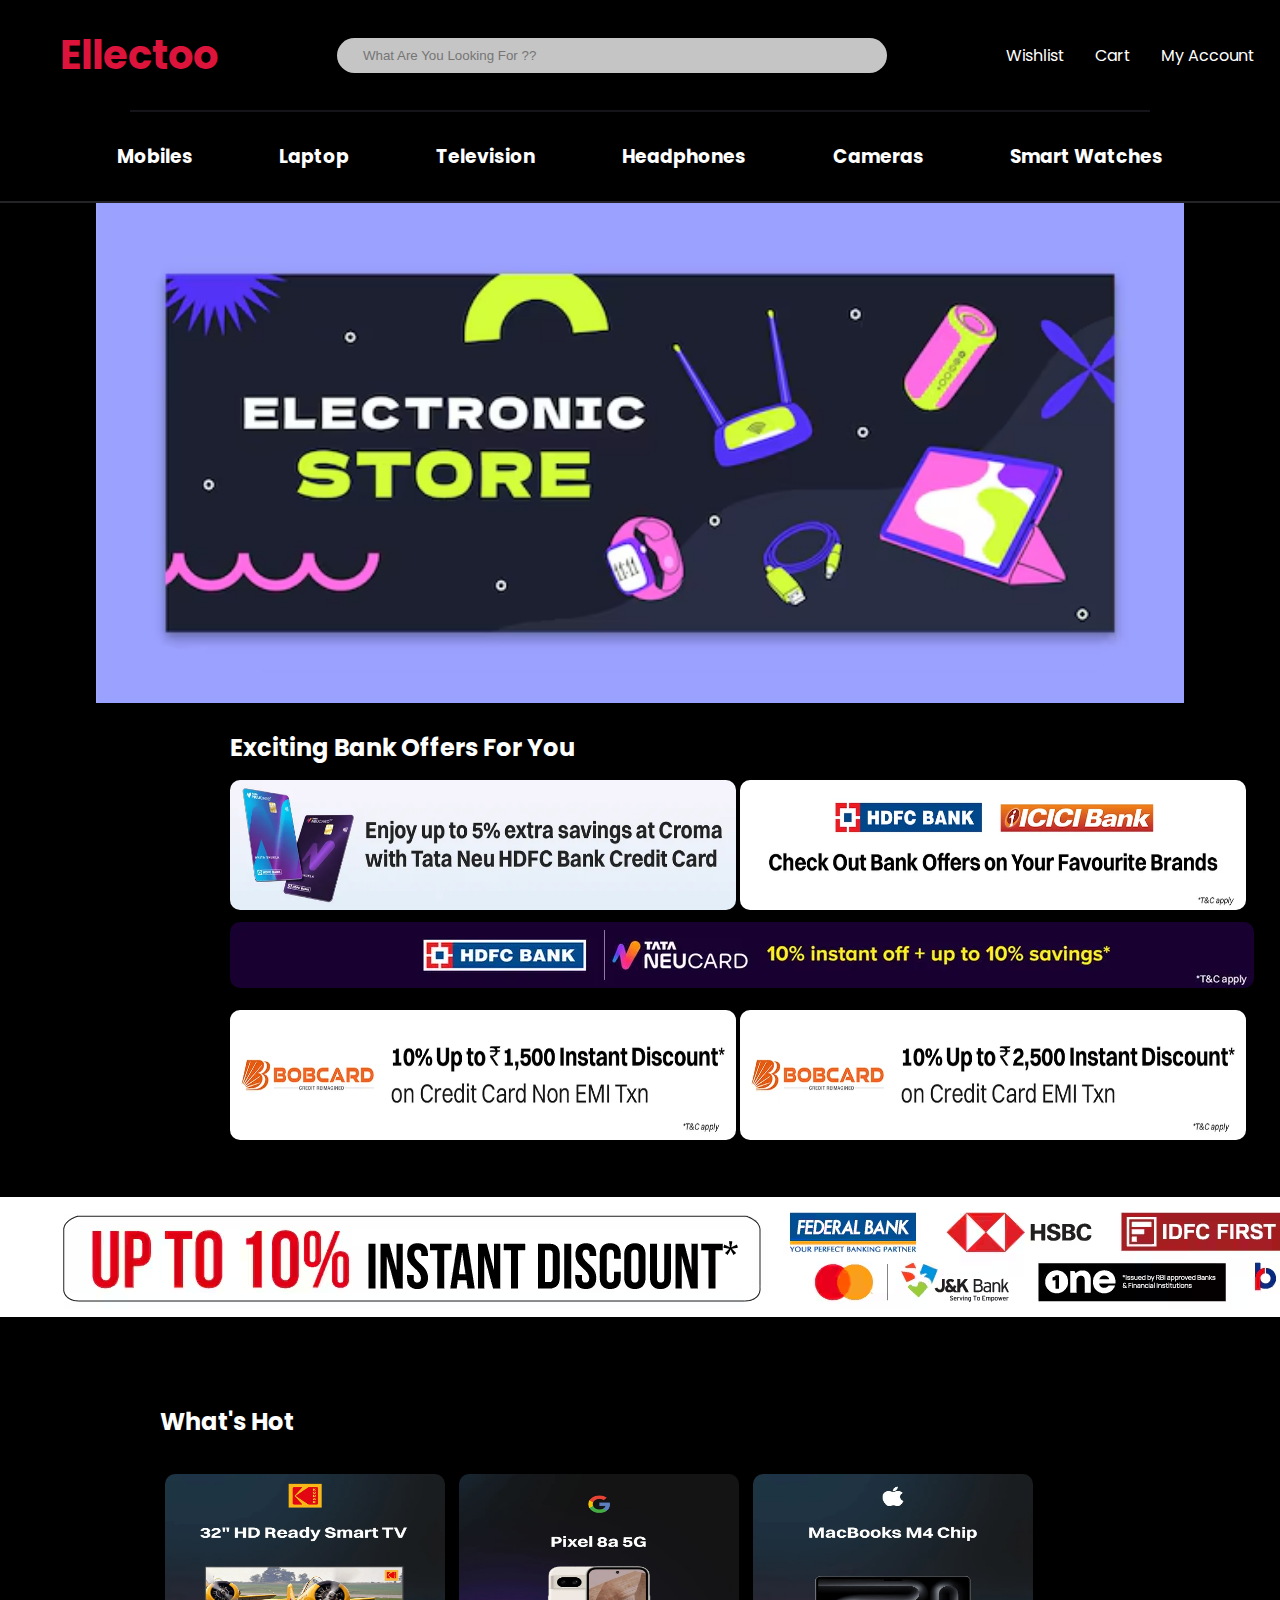
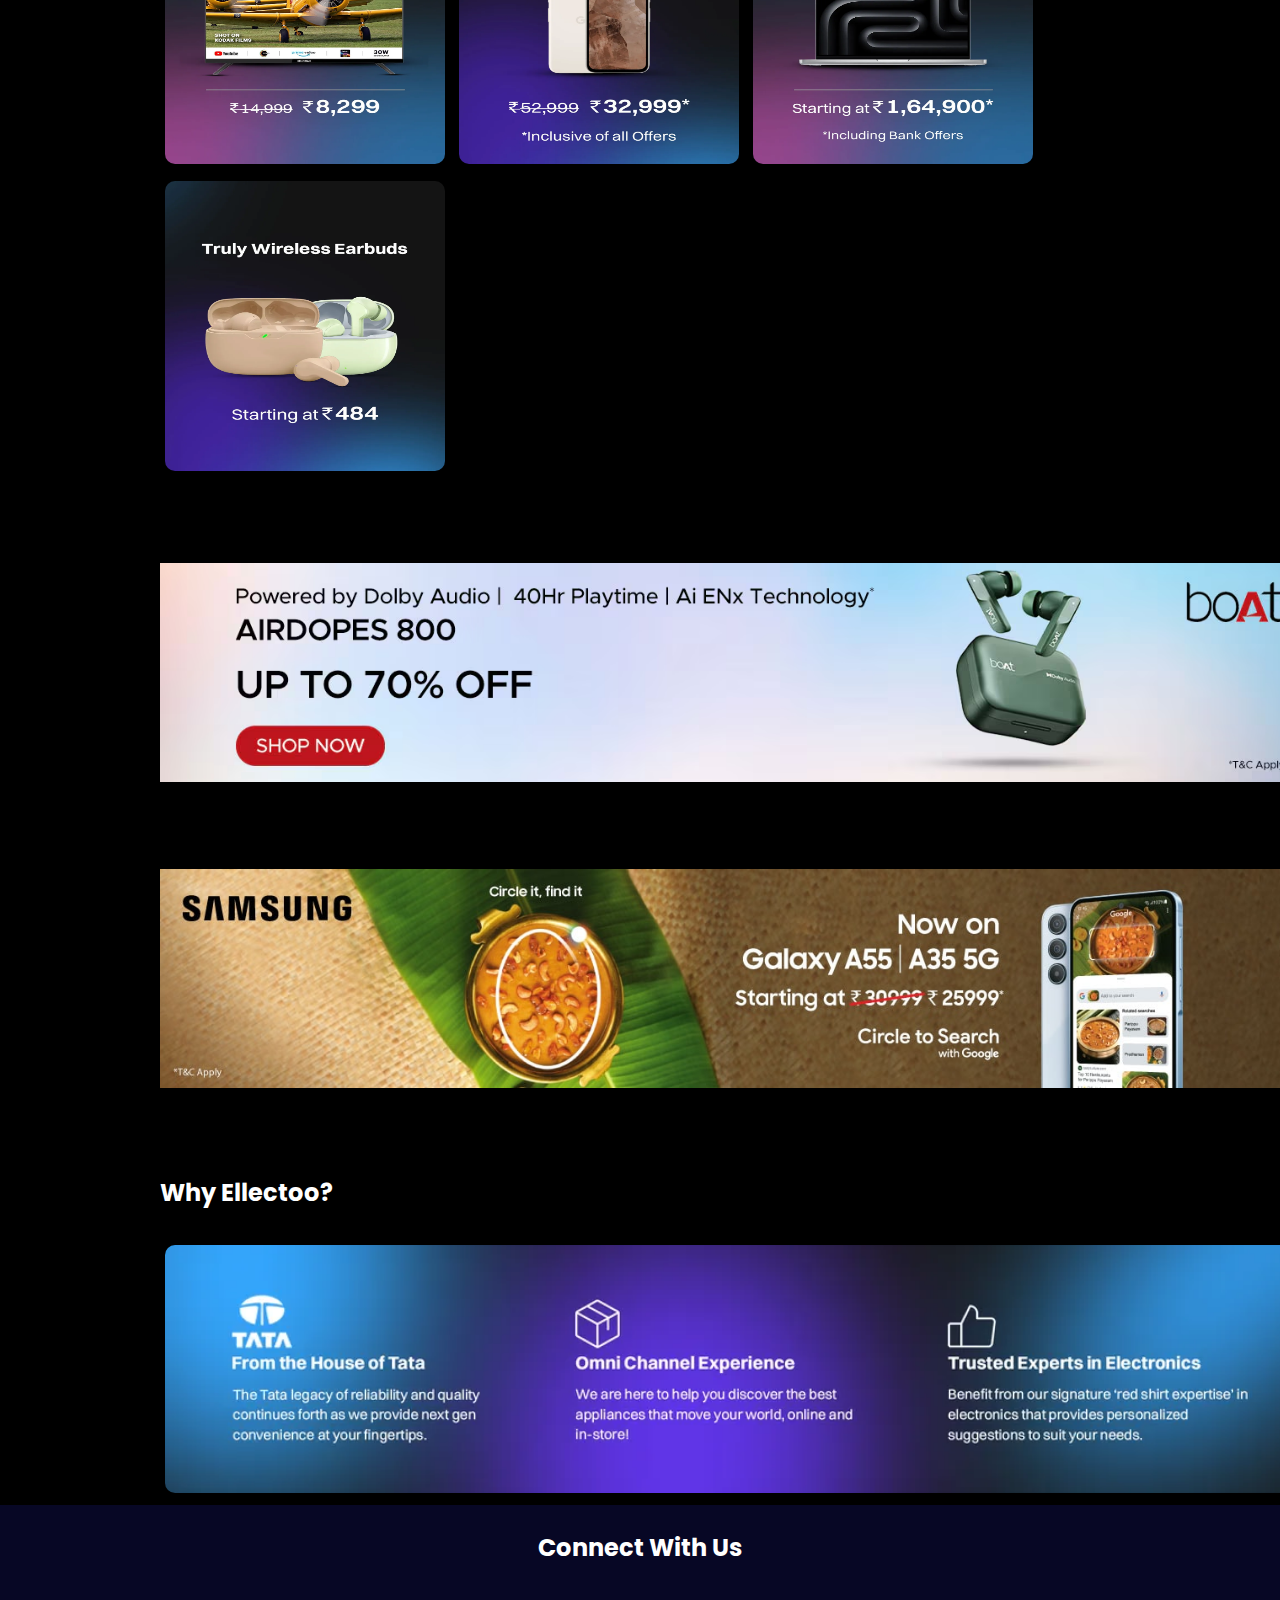
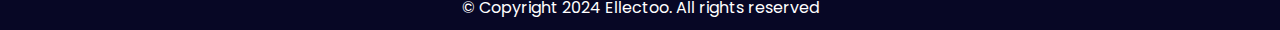
<file: index.html>
<!DOCTYPE html>
<html lang="en">
  <head>
    <meta charset="UTF-8" />
    <meta name="viewport" content="width=device-width, initial-scale=1.0" />
    <title>Ellectoo | Online Electronics Strore</title>
    <link rel="stylesheet" href="style.css" />
    <link rel="preconnect" href="https://fonts.googleapis.com" />
    <link rel="preconnect" href="https://fonts.gstatic.com" crossorigin />
    <link
      href="https://fonts.googleapis.com/css2?family=Poppins:ital,wght@0,100;0,200;0,300;0,400;0,500;0,600;0,700;0,800;0,900;1,100;1,200;1,300;1,400;1,500;1,600;1,700;1,800;1,900&display=swap"
      rel="stylesheet"
    />
    <link
      rel="stylesheet"
      href="https://cdnjs.cloudflare.com/ajax/libs/font-awesome/6.7.1/css/all.min.css"
      integrity="sha512-5Hs3dF2AEPkpNAR7UiOHba+lRSJNeM2ECkwxUIxC1Q/FLycGTbNapWXB4tP889k5T5Ju8fs4b1P5z/iB4nMfSQ=="
      crossorigin="anonymous" referrerpolicy="no-referrer"
    />
  </head>

  <body>
    <nav class="navbar1">
      <h1>Ellectoo</h1>
      <div class="searchbar">
          <input type="text" placeholder="       What Are You Looking For ?? ">
      </div>
      <div class="navicons">
        <div onclick="addshowish()" id="addwish" class="icon1">
          <p><i class="fa-solid fa-heart"></i></p>
          <p>Wishlist</p>
        </div>

        <div onclick="addshow()" id="addcart" class="icon2">
          <p><i class="fa-solid fa-cart-shopping"></i></p>
          <p>Cart</p>
        </div>

        <div onclick="showprf()" id="addprf" class="icon3">
          <p><i class="fa-solid fa-user"></i></p>
          <p>My Account</p>
        </div>
      </div>
    </nav>

    <div class="wishpop">
      <h2>Your Wishlist</h2>
      <center>
        <p>Your wishlist is empty, kindly Log In or Sign Up and start to add products in your wishlist for ypur better shopping experience.</p><br>
        <a href="index.html">continue shopping</a><br>
        <button onclick="backwishpop()" class="backwish">Go Back</button>
      </center>
    </div>

    <div class="cartpop">
      <h2>Your Cart Is Empty</h2>
      <center>
        <img src="depositphotos_186468422-stock-video-shopping-cart-empty-hd-animation.jpg" height="100px" width="100px"><br>
        <a href="index.html">continue shopping</a><br>
        <button onclick="backcartpop()" class="backcart">Go Back</button>
      </center>
    </div>

    <div class="prfpop">
      <h2>Your Profile</h2>
      <center>
        <p>Kindly Log In or Sign Up for better experience with us</p><br>
        <h3> Log In | Sign Up</h3><br>
        <button onclick="backprfpop()" class="backprf">Go Back</button>
      </center>
    </div>
   
    <hr class="hr1"> 

    <div class="navbar2">
      <h3 class="items"><a href="mobiles.html">Mobiles</a></h3>
      <h3 class="items"><a href="laptop.html">Laptop</a></h3>
      <h3 class="items"><a href="television.html">Television</a></h3>
      <h3 class="items"><a href="headphones.html">Headphones</a></h3>
      <h3 class="items"><a href="cameras.html">Cameras</a></h3>
      <h3 class="items"><a href="smartwatches.html">Smart Watches</a></h3>
    </div>

    <hr class="hr2">

    <center>
      <img src="electronics-store-template-design_23-2151125597.avif" width="85%" height="500px">
    </center>

    <div class="bankoff">
      <h2>Exciting Bank Offers For You</h2>
      <img class="img1" src="neu_offers_desk_tkq4lf.webp" width="506px" height="130px">
      <img class="img1" src="HP_2Split_MFYMP_Brands_HDFC_ICIC_30May2024_kzbaou.webp"  width="506px" height="130px">
      <img class="img2" src="HP_Singlesplit_HDFC-TataNeu_29Nov2024_bqp29m.webp">
      <img class="img1" src="HP_2Split_MFYMP_1500_30July2024_sxfs6y-xyz.webp" width="506px" height="130px">
      <img class="img1" src="HP_2Split_MFYMP_Tue-BOB2_28June2024_nx4jqe-xyz.webp"  width="506px" height="130px">
    </div>

    <div class="offnew">
      <center>
        <img src="Weekdays-Bank-Strip-Dec-D.avif">
      </center>
    </div>

    <div class="display">
      <h2>What's Hot</h2>
      <div class="brandimgs">
        <img src="HP_DOTD_TV_3Dec2024_kb4ox0-hot.webp" width="280px" height="290px">
        <img src="HP_New-at-Croma_google_03dec2024_dh4bpu-hot.webp" width="280px" height="290px">
        <img src="HP_DOTD_MacBooks_3Dec2024_on4u0z-hot.webp" width="280px" height="290px">
        <img src="HP_New-at-Croma_TWS_3dec2024_xwgian-hot.webp" width="280px" height="290px">
      </div>
    </div>

    <div class="display">
      <img src="Airdopes-Banner-Hybris-D.avif" width="1150px">
    </div>

    <div class="display">
      <img src="Samsung-Galaxy-A55-A35-5G-Onam-Payasam-Carousal-Banner.jpg" width="1150px">
    </div>

    <div class="display">
      <h2>Why Ellectoo?</h2>
      <div class="brandimgs">
        <img src="Why-Croma_t2lgxr.webp" width="1150px">
      </div>
    </div>

    <div class="footer">
      <h2>Connect With Us</h2>
      <p><i class="fa-solid fa-envelope"></i> <i class="fa-brands fa-instagram"></i> <i class="fa-brands fa-youtube"></i> <i class="fa-brands fa-facebook"></i> <i class="fa-brands fa-twitter"></i> </p>
      <p>&copy; Copyright 2024 Ellectoo. All rights reserved</p>
    </div>


    <script src="script.js"></script>
  </body>
</html>
</file>
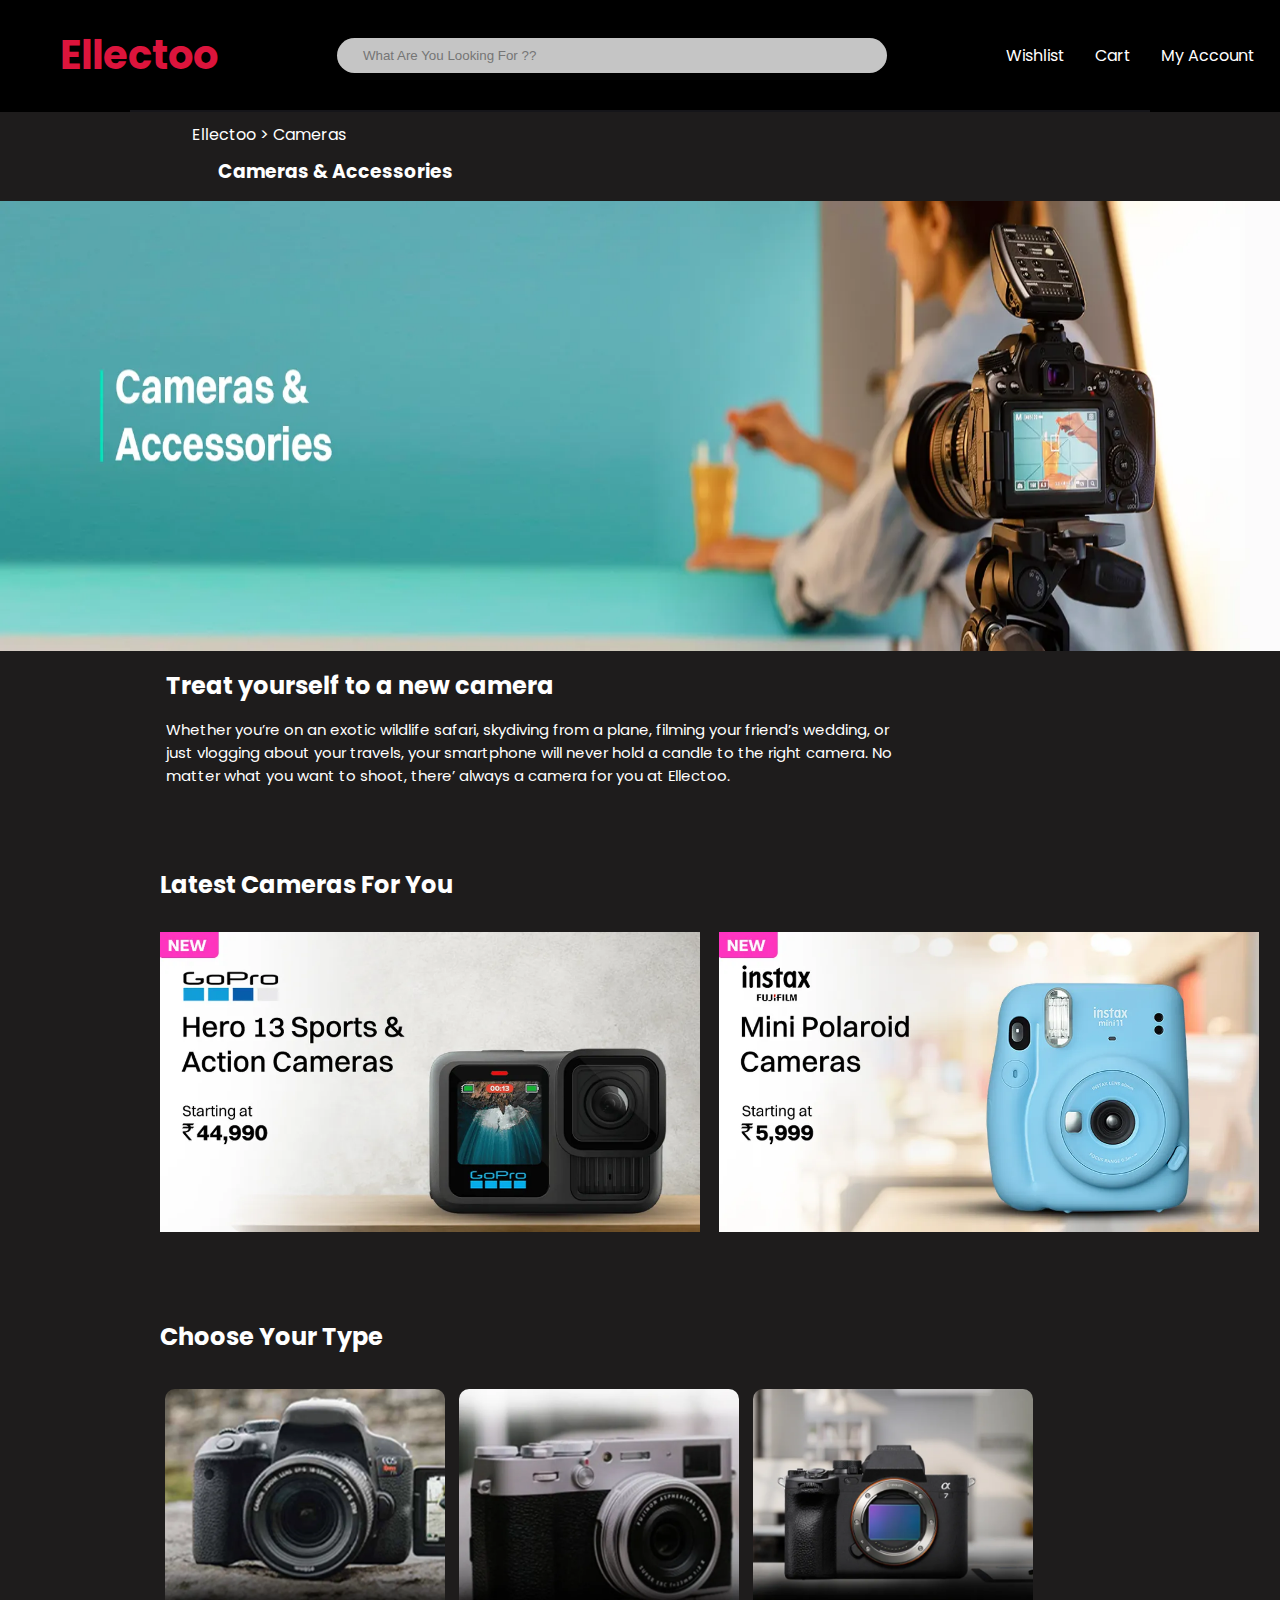
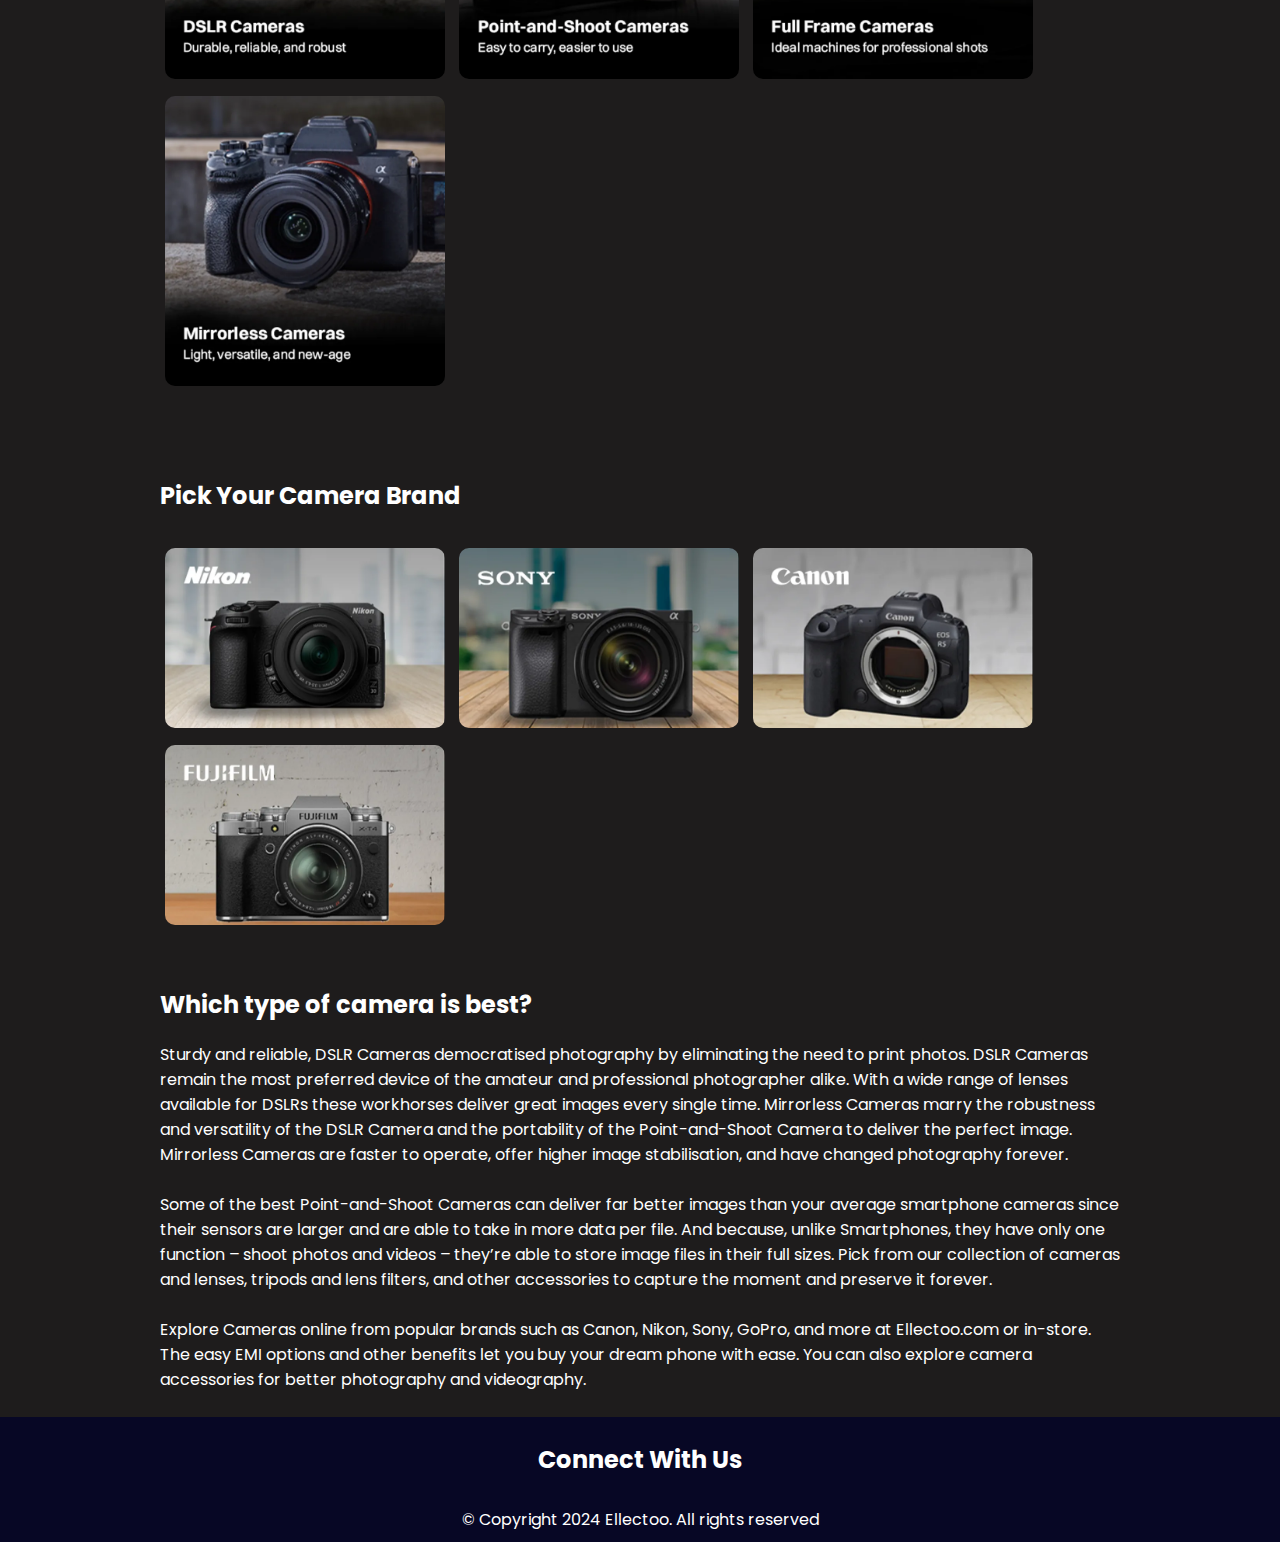
<file: cameras.html>
<!DOCTYPE html>
<html lang="en">
  <head>
    <meta charset="UTF-8" />
    <meta name="viewport" content="width=device-width, initial-scale=1.0" />
    <title>Cameras-Buy Cameras At Best Prize In India</title>
    <link rel="stylesheet" href="style.css" />
    <link rel="preconnect" href="https://fonts.googleapis.com" />
    <link rel="preconnect" href="https://fonts.gstatic.com" crossorigin />
    <link
      href="https://fonts.googleapis.com/css2?family=Poppins:ital,wght@0,100;0,200;0,300;0,400;0,500;0,600;0,700;0,800;0,900;1,100;1,200;1,300;1,400;1,500;1,600;1,700;1,800;1,900&display=swap"
      rel="stylesheet"
    />
    <link
      rel="stylesheet"
      href="https://cdnjs.cloudflare.com/ajax/libs/font-awesome/6.7.1/css/all.min.css"
      integrity="sha512-5Hs3dF2AEPkpNAR7UiOHba+lRSJNeM2ECkwxUIxC1Q/FLycGTbNapWXB4tP889k5T5Ju8fs4b1P5z/iB4nMfSQ=="
      crossorigin="anonymous" referrerpolicy="no-referrer"
    />
  </head>

  <body>
    <nav class="navbar1">
      <h1>Ellectoo</h1>
      <div class="searchbar">
          <input type="text" placeholder="       What Are You Looking For ?? ">
      </div>
      <div class="navicons">
        <div class="icon1">
          <p><i class="fa-solid fa-heart"></i></p>
          <p>Wishlist</p>
        </div>

        <div class="icon2">
          <p><i class="fa-solid fa-cart-shopping"></i></p>
          <p>Cart</p>
        </div>

        <div class="icon3">
          <p><i class="fa-solid fa-user"></i></p>
          <p>My Account</p>
        </div>
      </div>
    </nav>
    <hr class="hr1"> 
    <div class="cameras">
        <div class="directory">
          <p>Ellectoo > Cameras</p>    
          <h3>Cameras & Accessories</h3>
        </div>
        <img src="CPCP_Imaging_16may2023_zkxkhz.webp" height="450px" width="100%">
        <div class="infotele">
            <h2>Treat yourself to a new camera</h2>
            <p>Whether you’re on an exotic wildlife safari, skydiving from a plane, filming your friend’s wedding, or just vlogging about your travels, your smartphone will never hold a candle to the right camera. No matter what you want to shoot, there’ always a camera for you at Ellectoo.</p>
        </div>

        <div class="display">
          <h2>Latest Cameras For You</h2>
          <div class="imgs">
            <img src="PCP_2split_camera_Gopro_10Sep2024_r8ekz0.webp" width="540px" height="300px">
            <img src="PCP_2split_camera_FujifilmInstax_24July2024_sxfm3w.webp" width="540px" height="300px">
          </div>
        </div>

        <div class="display">
          <h2>Choose Your Type</h2>
          <div class="brandimgs">
            <img src="PCP_camera_righttype_DSLR_16may2023_tuqg6p.webp" width="280px" height="290px">
            <img src="PCP_camera_righttype_P_S_16may2023_bjjz4x.webp" width="280px" height="290px">
            <img src="PCP_camera_righttype_fullframe_16may2023_ozshg0.webp" width="280px" height="290px">
            <img src="PCP_camera_righttype_mirrorless_16may2023_vg3yuu.webp" width="280px" height="290px">
          </div>
        </div>

        <div class="display">
          <h2>Pick Your Camera Brand</h2>
          <div class="brandimgs">
            <img src="D_4split_289x256_camera_nikon_21sept2022_bosmlz.webp" width="280px" height="180px">
            <img src="D_4split_289x256_camera_sony-21sept2022_mr3z1l.webp" width="280px" height="180px">
            <img src="D_4split_289x256_camera_CANON_21sept2022_xnhqab.webp" width="280px" height="180px">
            <img src="D_4split_289x256_camera_fujifilm_21sept2022_tkkksq.webp" width="280px" height="180px">
          </div>
        </div>

        <div class="productdesc">
          <h2>Which type of camera is best?</h2>
          <div class="pdh">
            <p>Sturdy and reliable, DSLR Cameras democratised photography by eliminating the need to print photos. DSLR Cameras remain the most preferred device of the amateur and professional photographer alike. With a wide range of lenses available for DSLRs these workhorses deliver great images every single time. Mirrorless Cameras marry the robustness and versatility of the DSLR Camera and the portability of the Point-and-Shoot Camera to deliver the perfect image. Mirrorless Cameras are faster to operate, offer higher image stabilisation, and have changed photography forever.</p><br>
            <p>Some of the best Point-and-Shoot Cameras can deliver far better images than your average smartphone cameras since their sensors are larger and are able to take in more data per file. And because, unlike Smartphones, they have only one function – shoot photos and videos – they’re able to store image files in their full sizes. Pick from our collection of cameras and lenses, tripods and lens filters, and other accessories to capture the moment and preserve it forever.</p><br>
            <p>Explore Cameras online from popular brands such as Canon, Nikon, Sony, GoPro, and more at Ellectoo.com or in-store. The easy EMI options and other benefits let you buy your dream phone with ease. You can also explore camera accessories for better photography and videography.</p>
          </div>
    </div>

    <div class="footer">
      <h2>Connect With Us</h2>
      <p><i class="fa-solid fa-envelope"></i> <i class="fa-brands fa-instagram"></i> <i class="fa-brands fa-youtube"></i> <i class="fa-brands fa-facebook"></i> <i class="fa-brands fa-twitter"></i> </p>
      <p>&copy; Copyright 2024 Ellectoo. All rights reserved</p>
    </div>

  </body>
</html>
</file>
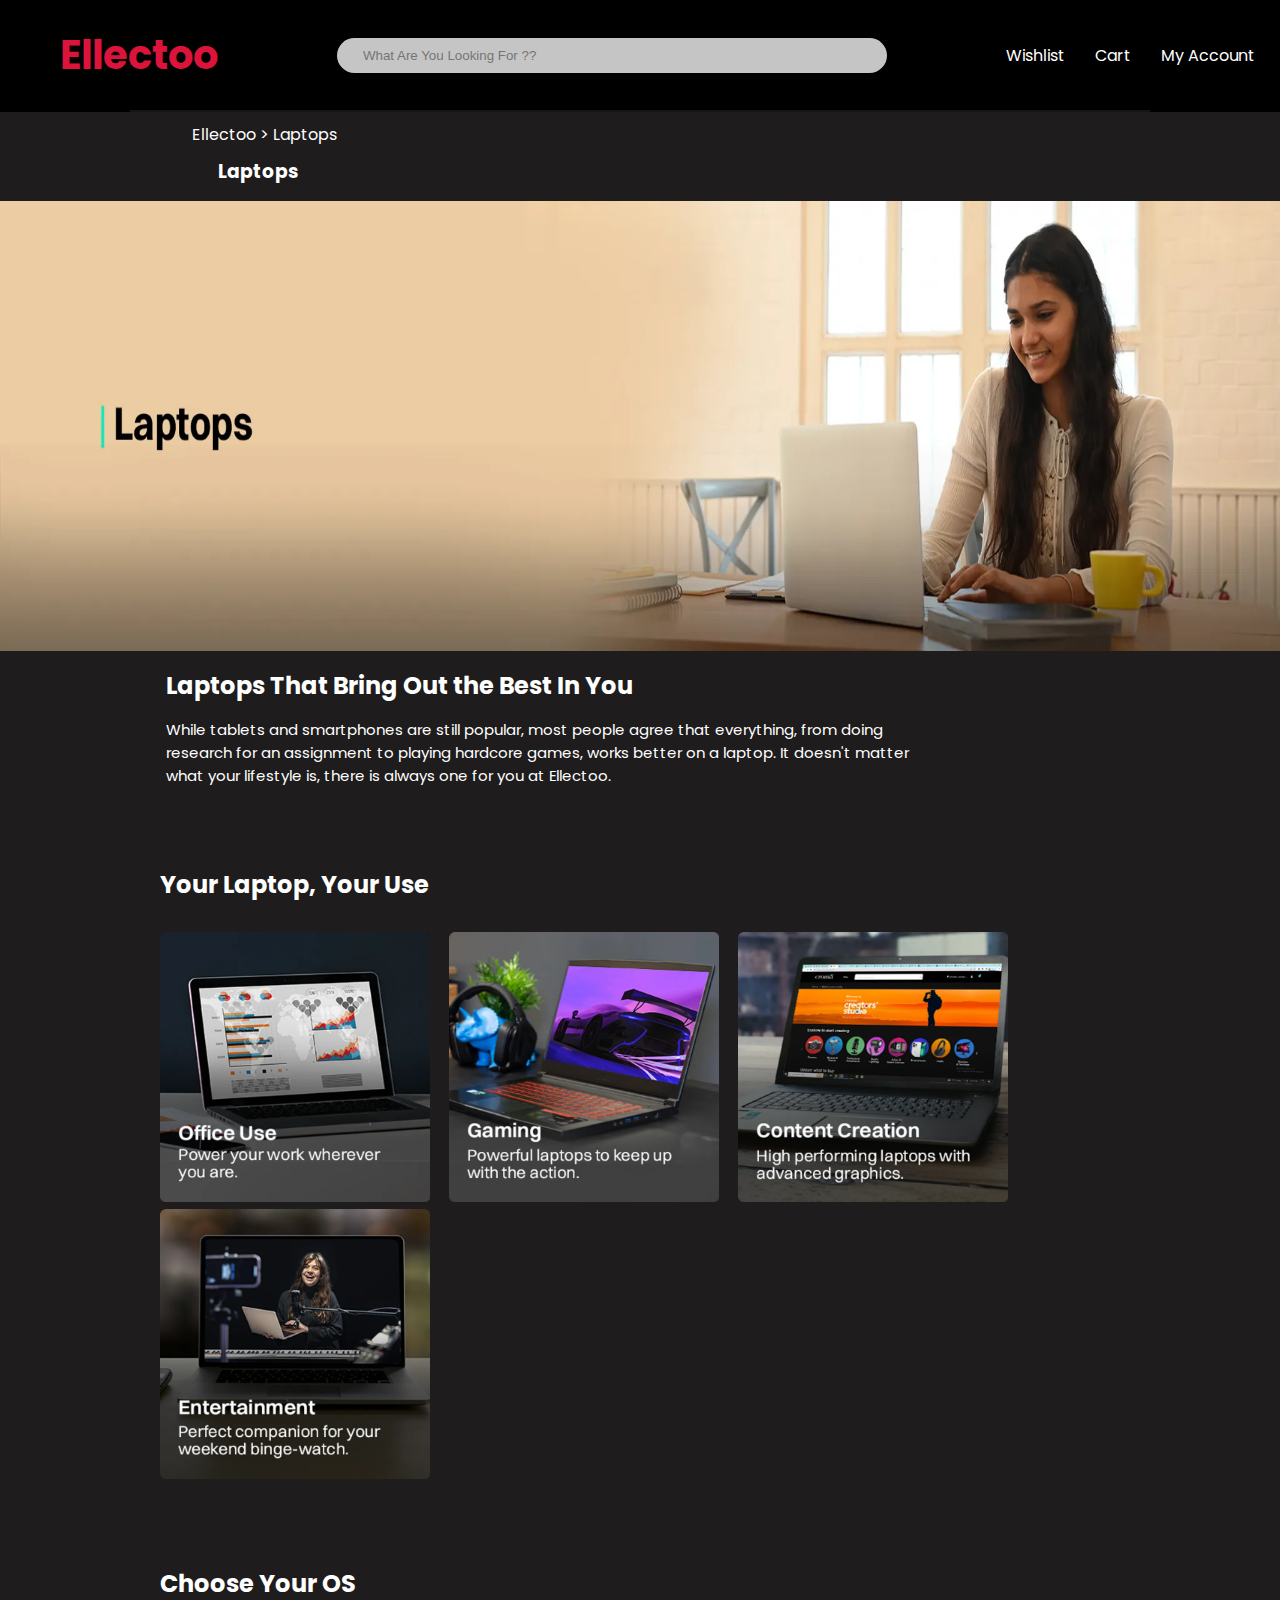
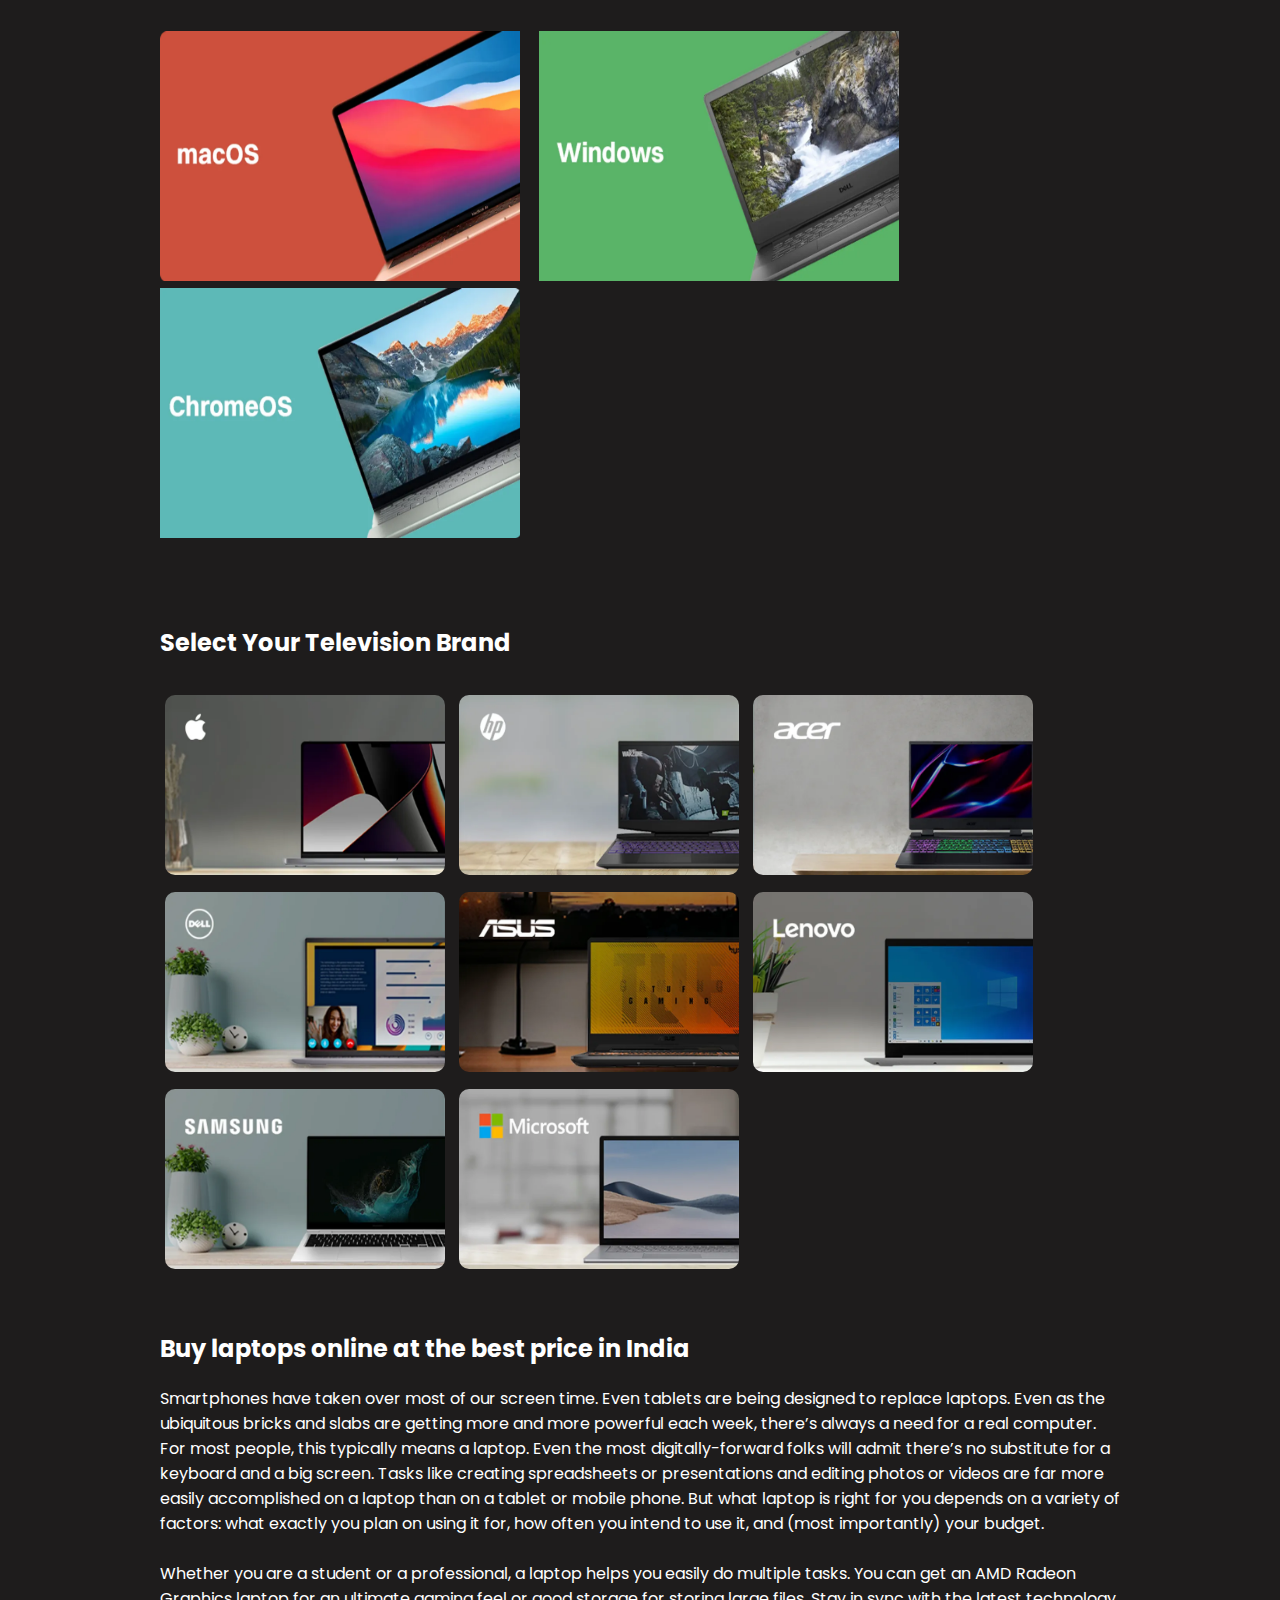
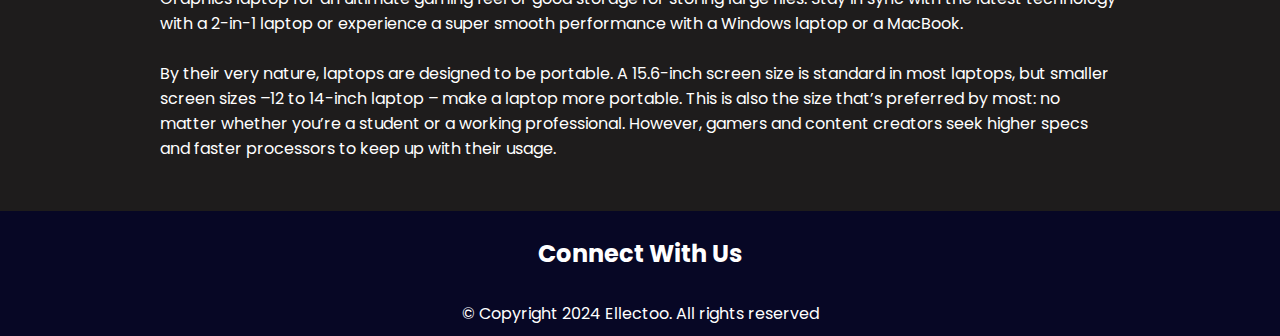
<file: laptop.html>
<!DOCTYPE html>
<html lang="en">
  <head>
    <meta charset="UTF-8" />
    <meta name="viewport" content="width=device-width, initial-scale=1.0" />
    <title>Laptops-Buy Laptops At Best Prize In India</title>
    <link rel="stylesheet" href="style.css" />
    <link rel="preconnect" href="https://fonts.googleapis.com" />
    <link rel="preconnect" href="https://fonts.gstatic.com" crossorigin />
    <link
      href="https://fonts.googleapis.com/css2?family=Poppins:ital,wght@0,100;0,200;0,300;0,400;0,500;0,600;0,700;0,800;0,900;1,100;1,200;1,300;1,400;1,500;1,600;1,700;1,800;1,900&display=swap"
      rel="stylesheet"
    />
    <link
      rel="stylesheet"
      href="https://cdnjs.cloudflare.com/ajax/libs/font-awesome/6.7.1/css/all.min.css"
      integrity="sha512-5Hs3dF2AEPkpNAR7UiOHba+lRSJNeM2ECkwxUIxC1Q/FLycGTbNapWXB4tP889k5T5Ju8fs4b1P5z/iB4nMfSQ=="
      crossorigin="anonymous" referrerpolicy="no-referrer"
    />
  </head>

  <body>
    <nav class="navbar1">
      <h1>Ellectoo</h1>
      <div class="searchbar">
          <input type="text" placeholder="       What Are You Looking For ?? ">
      </div>
      <div class="navicons">
        <div class="icon1">
          <p><i class="fa-solid fa-heart"></i></p>
          <p>Wishlist</p>
        </div>

        <div class="icon2">
          <p><i class="fa-solid fa-cart-shopping"></i></p>
          <p>Cart</p>
        </div>

        <div class="icon3">
          <p><i class="fa-solid fa-user"></i></p>
          <p>My Account</p>
        </div>
      </div>
    </nav>
    <hr class="hr1"> 
    <div class="laptops">
        <div class="directory">
          <p>Ellectoo > Laptops</p>  
          <h3>Laptops</h3>
        </div>
        <img src="HPCP_LP_NC_16May2023_wc0ksd.webp" height="450px" width="100%">
        <div class="infotele">
            <h2>Laptops That Bring Out the Best In You</h2>
            <p>While tablets and smartphones are still popular, most people agree that everything, from doing research for an assignment to playing hardcore games, works better on a laptop. It doesn't matter what your lifestyle is, there is always one for you at Ellectoo.</p>
        </div>

        <div class="display">
          <h2>Your Laptop, Your Use</h2>
          <div class="imgs">
            <img src="pcp_laptops_OfficeUse_16May2023_a9fklu.webp" width="270px" height="270px">
            <img src="PCP_4split_LP_NC_Uses_Gaming_16May2023_albe3u.webp" width="270px" height="270px">
            <img src="PCP_4split_LP_NC_Uses_CC_16May2023_gwlxlt.webp" width="270px" height="270px">
            <img src="PCP_4split_LP_NC_Uses_Entertainment_16May2023_nxyxlu.webp" width="270px" height="270px">
          </div>
        </div>

        <div class="display">
          <h2>Choose Your OS</h2>
          <div class="imgs">
            <img src="pcp_os_MacOS_16May2023_ux9qyy.webp" width="360px" height="250px">
            <img src="pcp_os_Windows_16May2023_t8qepz.webp" width="360px" height="250px">
            <img src="pcp_os_ChromeOS_16May2023_eftazp.webp" width="360px" height="250px">
          </div>
        </div>

        <div class="display">
          <h2>Select Your Television Brand</h2>
          <div class="brandimgs">
            <img src="pcp_hoponthebrand_applelap_29nov2022_pmysiv.webp" width="280px" height="180px">
            <img src="pcp_hoponthebrand_HPlap_29nov2022_sgadrn.webp" width="280px" height="180px">
            <img src="pcp_hoponthebrand_acerlap_29nov2022_yc9687.webp" width="280px" height="180px">
            <img src="pcp_hoponthebrand_delllap_29nov2022_blrx8n.webp" width="280px" height="180px">
            <img src="pcp_hoponthebrand_asuslap_29nov2022_r7llux.webp" width="280px" height="180px">
            <img src="pcp_hoponthebrand_lenovolap_29nov2022_sajwxt.webp" width="280px" height="180px">
            <img src="pcp_hoponthebrand_samsunglap_29nov2022_jkgtza.webp" width="280px" height="180px">
            <img src="pcp_hoponthebrand_microsoftlap_29nov2022_t32atm.webp" width="280px" height="180px">
          </div>
        </div>

        <div class="productdesc">
          <h2>Buy laptops online at the best price in India</h2>
          <div class="pdh">
            <p>Smartphones have taken over most of our screen time. Even tablets are being designed to replace laptops. Even as the ubiquitous bricks and slabs are getting more and more powerful each week, there’s always a need for a real computer. For most people, this typically means a laptop. Even the most digitally-forward folks will admit there’s no substitute for a keyboard and a big screen. Tasks like creating spreadsheets or presentations and editing photos or videos are far more easily accomplished on a laptop than on a tablet or mobile phone. But what laptop is right for you depends on a variety of factors: what exactly you plan on using it for, how often you intend to use it, and (most importantly) your budget.</p><br>
            <p>Whether you are a student or a professional, a laptop helps you easily do multiple tasks. You can get an AMD Radeon Graphics laptop for an ultimate gaming feel or good storage for storing large files. Stay in sync with the latest technology with a 2-in-1 laptop or experience a super smooth performance with a Windows laptop or a MacBook.</p><br>
            <p>By their very nature, laptops are designed to be portable. A 15.6-inch screen size is standard in most laptops, but smaller screen sizes –12 to 14-inch laptop – make a laptop more portable. This is also the size that’s preferred by most: no matter whether you’re a student or a working professional. However, gamers and content creators seek higher specs and faster processors to keep up with their usage. </p><br>
          </div>
    </div>

    <div class="footer">
      <h2>Connect With Us</h2>
      <p><i class="fa-solid fa-envelope"></i> <i class="fa-brands fa-instagram"></i> <i class="fa-brands fa-youtube"></i> <i class="fa-brands fa-facebook"></i> <i class="fa-brands fa-twitter"></i> </p>
      <p>&copy; Copyright 2024 Ellectoo. All rights reserved</p>
    </div>

  </body>
</html>
</file>
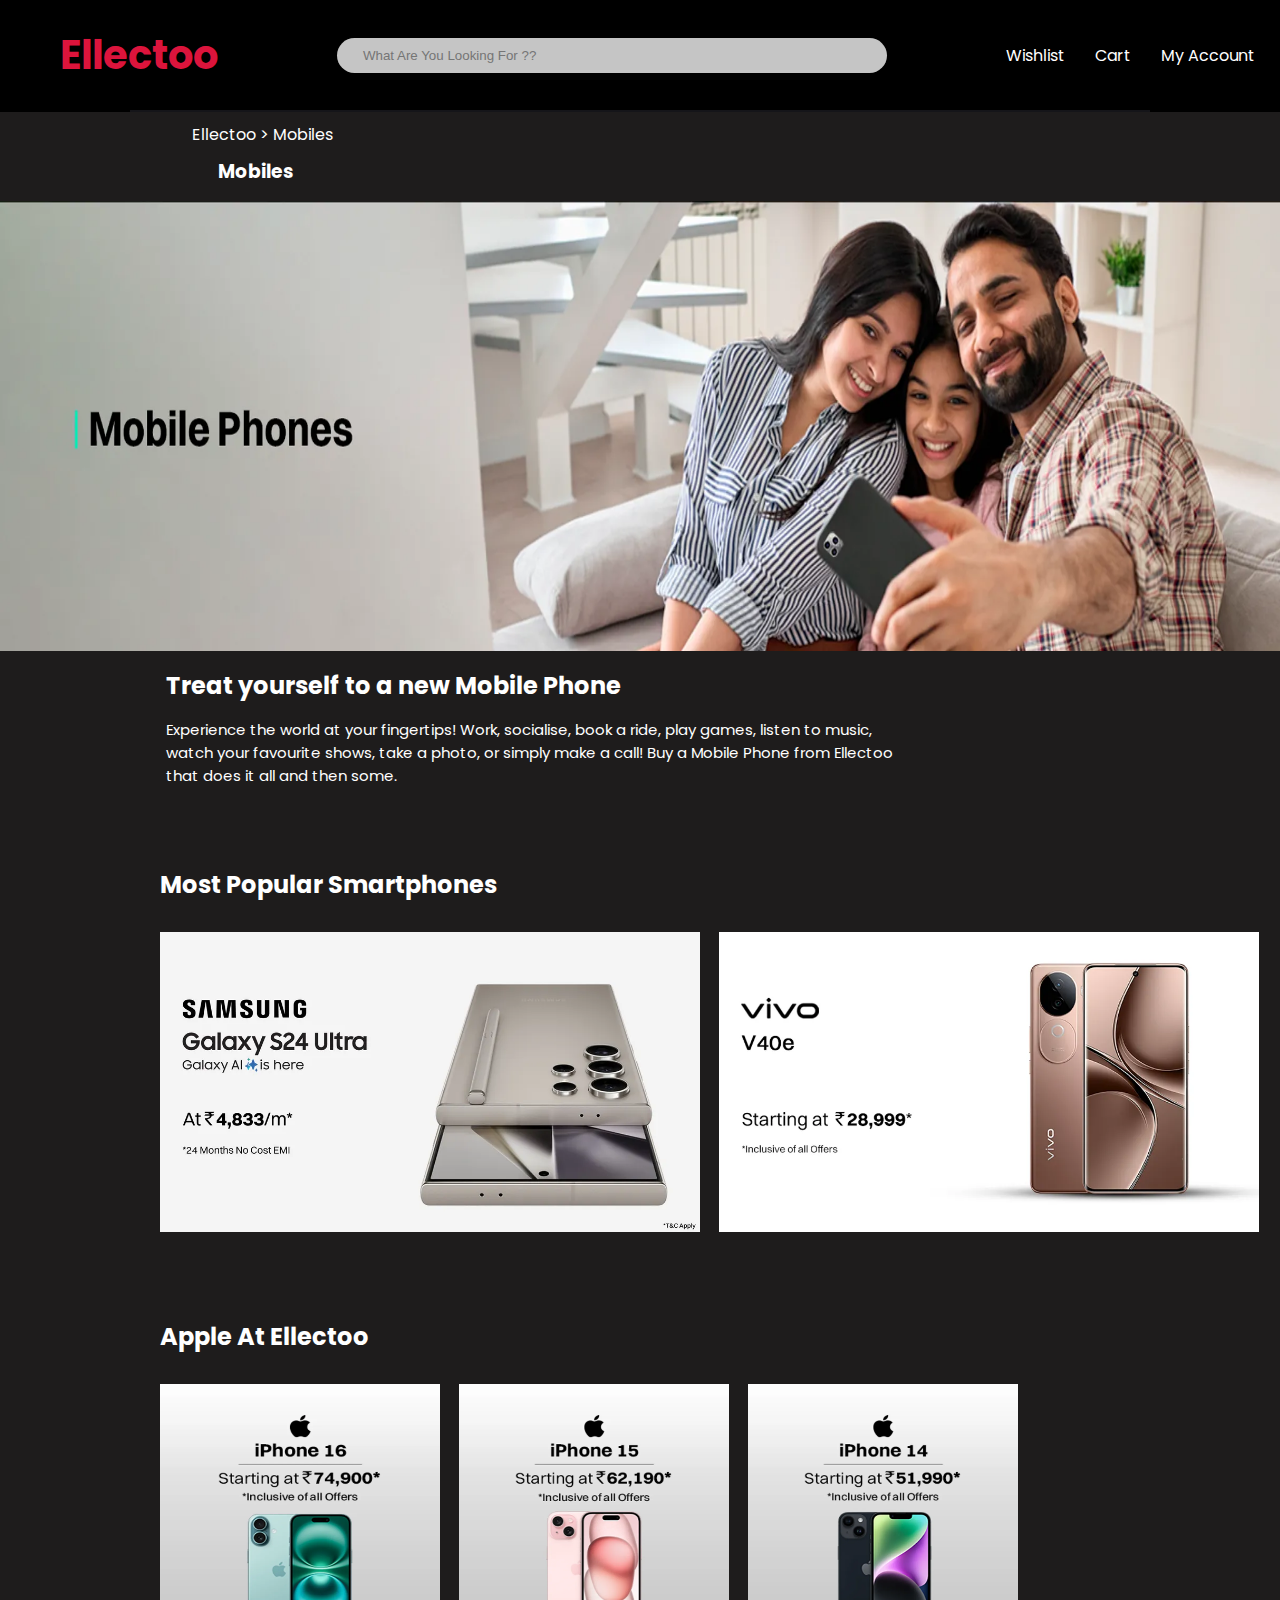
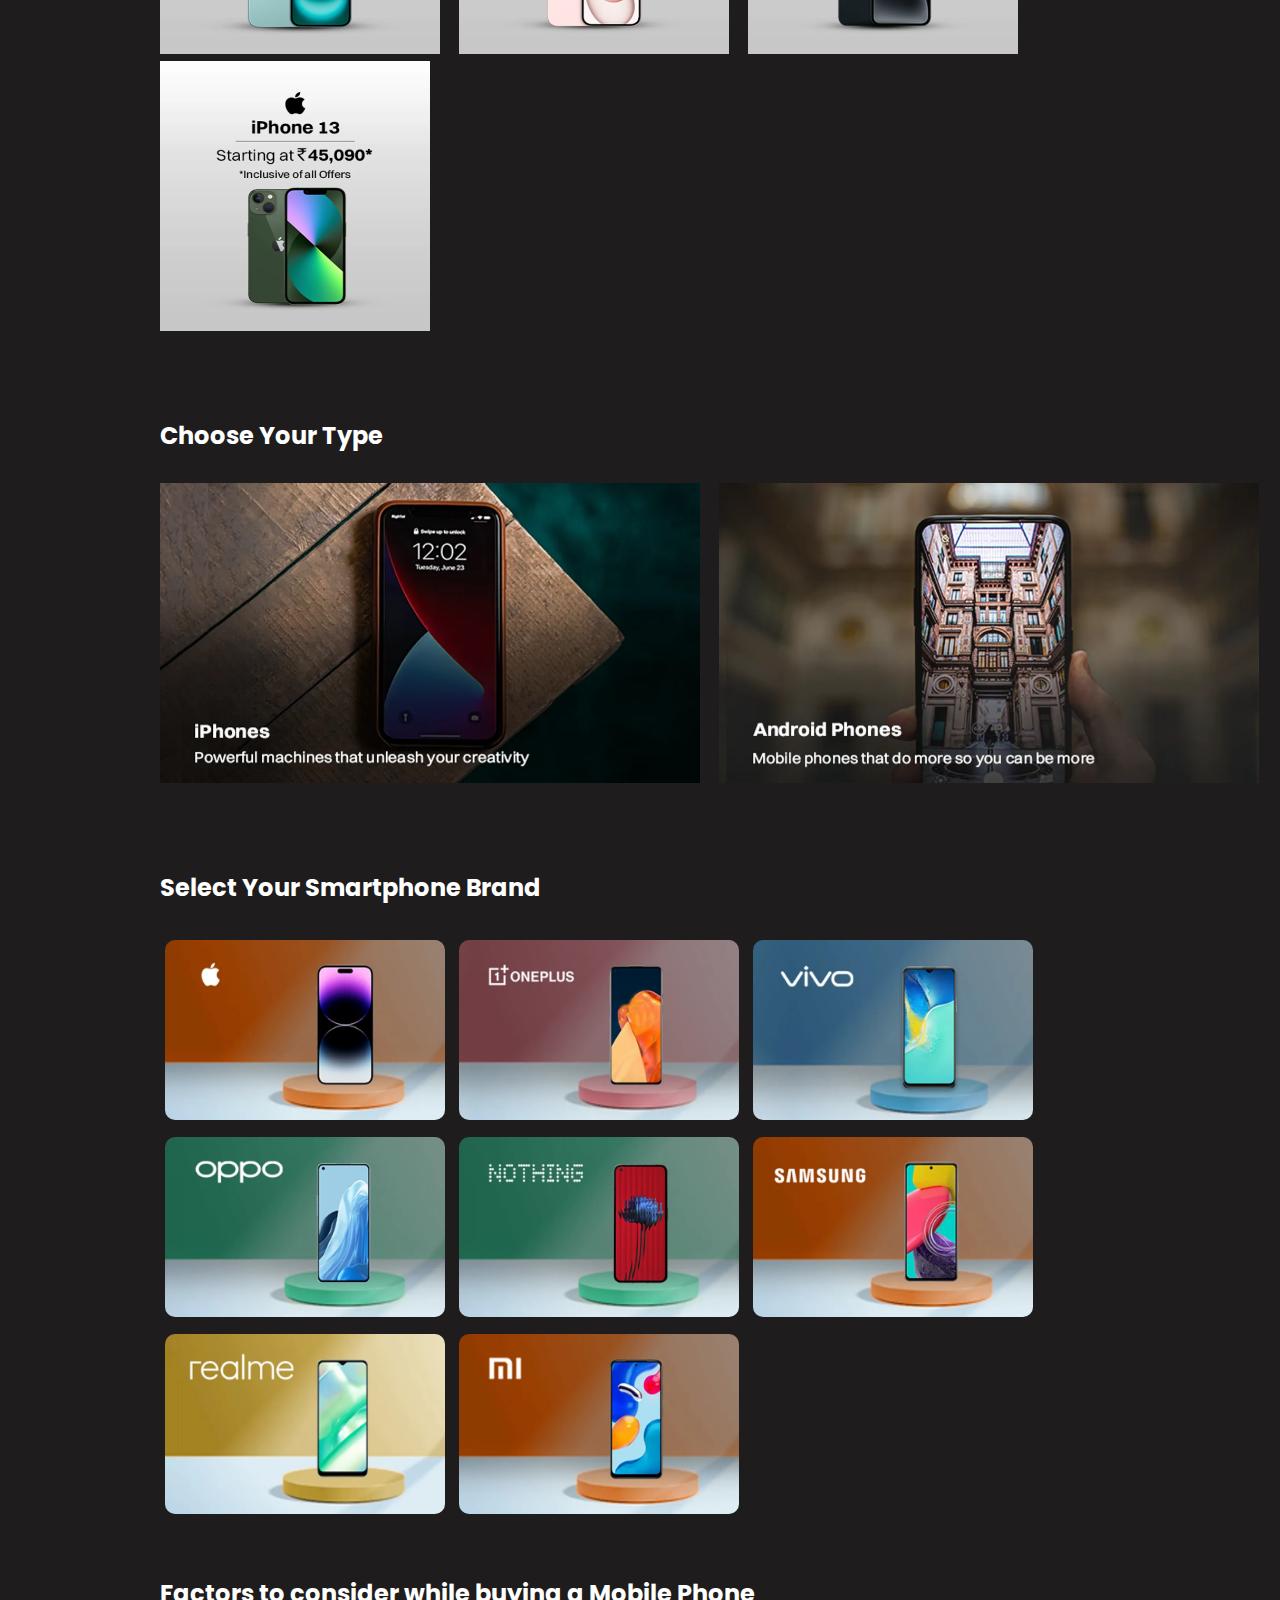
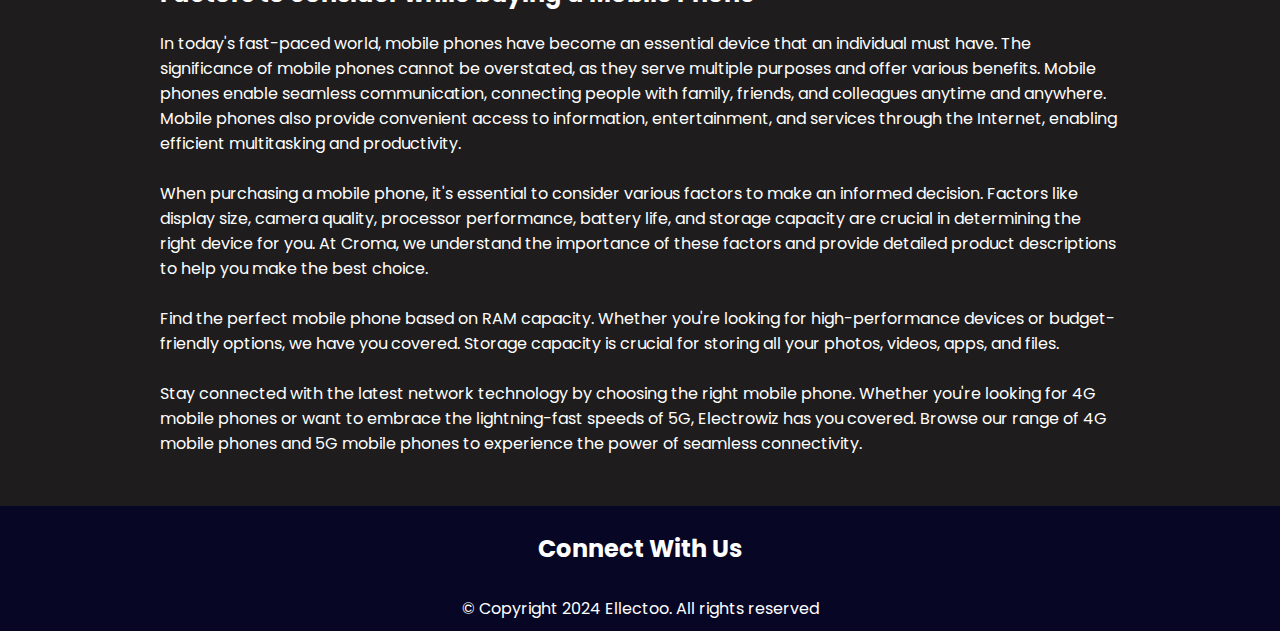
<file: mobiles.html>
<!DOCTYPE html>
<html lang="en">
  <head>
    <meta charset="UTF-8" />
    <meta name="viewport" content="width=device-width, initial-scale=1.0" />
    <title>Mobiles-Buy Mobiles At Best Prize In India</title>
    <link rel="stylesheet" href="style.css" />
    <link rel="preconnect" href="https://fonts.googleapis.com" />
    <link rel="preconnect" href="https://fonts.gstatic.com" crossorigin />
    <link
      href="https://fonts.googleapis.com/css2?family=Poppins:ital,wght@0,100;0,200;0,300;0,400;0,500;0,600;0,700;0,800;0,900;1,100;1,200;1,300;1,400;1,500;1,600;1,700;1,800;1,900&display=swap"
      rel="stylesheet"
    />
    <link
      rel="stylesheet"
      href="https://cdnjs.cloudflare.com/ajax/libs/font-awesome/6.7.1/css/all.min.css"
      integrity="sha512-5Hs3dF2AEPkpNAR7UiOHba+lRSJNeM2ECkwxUIxC1Q/FLycGTbNapWXB4tP889k5T5Ju8fs4b1P5z/iB4nMfSQ=="
      crossorigin="anonymous" referrerpolicy="no-referrer"
    />
  </head>

  <body>
    <nav class="navbar1">
      <h1>Ellectoo</h1>
      <div class="searchbar">
          <input type="text" placeholder="       What Are You Looking For ?? ">
      </div>
      <div class="navicons">
        <div class="icon1">
          <p><i class="fa-solid fa-heart"></i></p>
          <p>Wishlist</p>
        </div>

        <div class="icon2">
          <p><i class="fa-solid fa-cart-shopping"></i></p>
          <p>Cart</p>
        </div>

        <div class="icon3">
          <p><i class="fa-solid fa-user"></i></p>
          <p>My Account</p>
        </div>
      </div>
    </nav>
    <hr class="hr1"> 
    <div class="mobiles">
        <div class="directory">
          <p>Ellectoo > Mobiles</p>
          <h3>Mobiles</h3>
        </div>
        <img src="D_main-banner_hat0zq.webp" height="450px" width="100%">
        <div class="infotele">
            <h2>Treat yourself to a new Mobile Phone</h2>
            <p>Experience the world at your fingertips! Work, socialise, book a ride, play games, listen to music, watch your favourite shows, take a photo, or simply make a call! Buy a Mobile Phone from Ellectoo that does it all and then some.</p>
        </div>

        <div class="display">
          <h2>Most Popular Smartphones</h2>
          <div class="imgs">
            <img src="PCP_2Split_Mobile_Samsung_29Nov2024_bai1ns-emi.webp" width="540px" height="300px">
            <img src="PCP_2Split_Mobile_VivoV40-_29Nov2024_iktn6q-emi.webp" width="540px" height="300px">
          </div>
        </div>

        <div class="display">
          <h2>Apple At Ellectoo</h2>
          <div class="imgs">
            <img src="PCP_4Split_Apple_iphone16_18Nov2024_dtjcjq.webp" width="280px" height="270px">
            <img src="PCP_4Split_Apple_iphone15_18Nov2024_cv6ic4.webp" width="270px" height="270px">
            <img src="PCP_4Split_Apple_iphone14_18Nov2024_aiqfua.webp" width="270px" height="270px">
            <img src="PCP_4Split_Apple_iphone13_18Nov2024_u5ht3z.webp" width="270px" height="270px">
          </div>
        </div>

        <div class="display">
          <h2>Choose Your Type</h2>
          <div class="imgs">
            <img src="3split_PCP_righttype_iPhone_15May2023_dfaihn.webp" width="540px" height="300px">
            <img src="3split_PCP_righttype_Android_15May2023_m5mclk.webp" width="540px" height="300px">
          </div>
        </div>

        <div class="display">
          <h2>Select Your Smartphone Brand</h2>
          <div class="brandimgs">
            <img src="4spli_PCP_shopbybrand_apple_23june2023_sk5llx.webp" width="280px" height="180px">
            <img src="4spli_PCP_shopbybrand_oneplus_27sep2022_bdlvsd.webp" width="280px" height="180px">
            <img src="4spli_PCP_shopbybrand_vivo_27sep2022_knaawj.webp" width="280px" height="180px">
            <img src="4spli_PCP_shopbybrand_oppo_27sep2022_aga789.webp" width="280px" height="180px">
            <img src="4spli_PCP_shopbybrand_nothing_180ct2023_xy128n.webp" width="280px" height="180px">
            <img src="4split_PCP_shopbybrand_5sep2023_mfoqdq.webp" width="280px" height="180px">
            <img src="4spli_PCP_shopbybrand_realme_3nov2022_u4p8mv.webp" width="280px" height="180px">
            <img src="4spli_PCP_shopbybrand_mi_27sep2022_tpwcdb.webp" width="280px" height="180px">
          </div>
        </div>

        <div class="productdesc">
          <h2>Factors to consider while buying a Mobile Phone</h2>
          <div class="pdh">
            <p>In today's fast-paced world, mobile phones have become an essential device that an individual must have. The significance of mobile phones cannot be overstated, as they serve multiple purposes and offer various benefits. Mobile phones enable seamless communication, connecting people with family, friends, and colleagues anytime and anywhere. Mobile phones also provide convenient access to information, entertainment, and services through the Internet, enabling efficient multitasking and productivity.</p><br>
            <p>When purchasing a mobile phone, it's essential to consider various factors to make an informed decision. Factors like display size, camera quality, processor performance, battery life, and storage capacity are crucial in determining the right device for you. At Croma, we understand the importance of these factors and provide detailed product descriptions to help you make the best choice.</p><br>
            <p>Find the perfect mobile phone based on RAM capacity. Whether you're looking for high-performance devices or budget-friendly options, we have you covered. Storage capacity is crucial for storing all your photos, videos, apps, and files.</p><br>
            <p>Stay connected with the latest network technology by choosing the right mobile phone. Whether you're looking for 4G mobile phones or want to embrace the lightning-fast speeds of 5G, Electrowiz has you covered. Browse our range of 4G mobile phones and 5G mobile phones to experience the power of seamless connectivity.</p><br>
          </div>
    </div>

    <div class="footer">
      <h2>Connect With Us</h2>
      <p><i class="fa-solid fa-envelope"></i> <i class="fa-brands fa-instagram"></i> <i class="fa-brands fa-youtube"></i> <i class="fa-brands fa-facebook"></i> <i class="fa-brands fa-twitter"></i> </p>
      <p>&copy; Copyright 2024 Ellectoo. All rights reserved</p>
    </div>

  </body>
</html>
</file>
<file: style.css>
*{
    margin: 0;
    padding: 0;
}
body{
    font-family: "Poppins", sans-serif;
    background-color: black;
    color: white;
}
.navbar1 {
    display: flex;
    justify-content: space-between;
    margin: 20px;
    align-items: center;
    padding: 5px;
}
.navbar1 h1{
    font-size:40px;
    color:crimson;
    margin-left: 35px;
}
.navbar1 input{
    border-radius: 20px;
    width: 550px;
    height:35px;  
    background-color: rgb(197, 197, 197);
    border: none;
}
.navicons{
    display: flex;
    column-gap: 30px;
    text-align: center;
    cursor: pointer;
}
.icon1:hover{
    color:crimson;
}
.icon2:hover{
    color:crimson;
}
.icon3:hover{
    color:crimson;
} 
.wishpop{
    height: 300px;
    width: 300px;
    background-color: crimson;
    color: black;
    border-radius: 10px;
    display: none;  
    position: absolute;
    left: 75%;
    padding: 10px;
}
.wishpop h2{
    margin-bottom: 30px;
}
.wishpop a{
    text-decoration: none;
    color: black;
    cursor: pointer;
}
.wishpop button{
    border: none;
    font-size: 16px;
    margin-top: 20px;
    background-color: transparent;
    cursor: pointer;
}
.cartpop{
    height: 300px;
    width: 300px;
    background-color: crimson;
    color: black;
    border-radius: 10px;
    display: none; 
    position: absolute;
    left: 75%;
}
.cartpop h2{
    margin: 20px;
}
.cartpop img{
    border-radius: 5px;
    margin-top: 25px;
    margin-bottom: 10px;
}
.cartpop a{
    text-decoration: none;
    color: black;
    padding-top: 50px;
    cursor: pointer;
}
.cartpop button{
    border: none;
    font-size: 16px;
    margin-top: 20px;
    background-color: transparent;
    cursor: pointer;
}
.prfpop{
    height: 300px;
    width: 300px;
    background-color: crimson;
    color: black;
    border-radius: 10px;
    display: none;  
    position: absolute;
    left: 75%;
}
.prfpop h2{
    margin: 20px;
}
.prfpop button{
    border: none;
    font-size: 16px;
    margin-top: 20px;
    background-color: transparent;
    cursor: pointer;
}
.hr1{
    border: 0.5px solid rgb(21, 21, 25);
    margin-left: 130px;
    margin-right: 130px;
}
.navbar2{
    display: flex;
    justify-content: space-evenly;
    padding: 30px;
}
.navbar2 a:hover{
    color: crimson;
    text-decoration: underline;
}
.navbar2 a{
    text-decoration: none;
    color: white;
}
.hr2{
    border: 1px solid rgb(35, 35, 40);
}
.bankoff{
    margin-top: 20px;
    margin-left: 230px;
}
.img1{
    display: inline-block;
    border-radius: 10px;
    margin-top: 15px;
}
.img2{
    border-radius: 10px;
    margin-top: 5px;
}
.offnew{
    margin-top: 50px;
}
.ledtv{
    background-color: rgb(30, 28, 28);
}
.mobiles{
    background-color: rgb(30, 28, 28);
}
.cameras{
    background-color: rgb(30, 28, 28);
}
.laptops{
    background-color: rgb(30, 28, 28);
}
.smartwatches{
    background-color: rgb(30, 28, 28);
}
.headphones{
    background-color: rgb(30, 28, 28);
}
.directory p{
    margin-bottom: 10px; 
    padding-top: 10px;
    margin-left: 15%;
}
.directory h3{
    margin-bottom: 15px;
    margin-left: 17%;
}
.infotele{
    margin-left: 13%;
    margin-top: 10px;
}
.infotele p{
    margin-right: 33%;
    margin-top: 15px;
    font-size: 15px;
}
.display{
    margin-left: 12.5%;
    margin-top: 80px;
}
.imgs{
    margin-top: 30px;
}
.imgs img{
    padding-right: 15px;
    
}
.brandimgs{
    margin-top: 30px;
}
.brandimgs img{
    padding: 5px;
    justify-content: space-evenly;
    border-radius: 15px;
}
.productdesc{
    margin-left: 12.5%;
    margin-top: 50px;
    margin-right: 12.5%;
    padding-bottom: 25px;
}
.pdh{
    margin-top: 20px;
}
.footer{
    background-color: rgb(7, 7, 37);
    text-align: center;
    padding-top: 25px;
}
.footer p{
    justify-content: space-evenly;
    padding: 10px;
}
</file>
